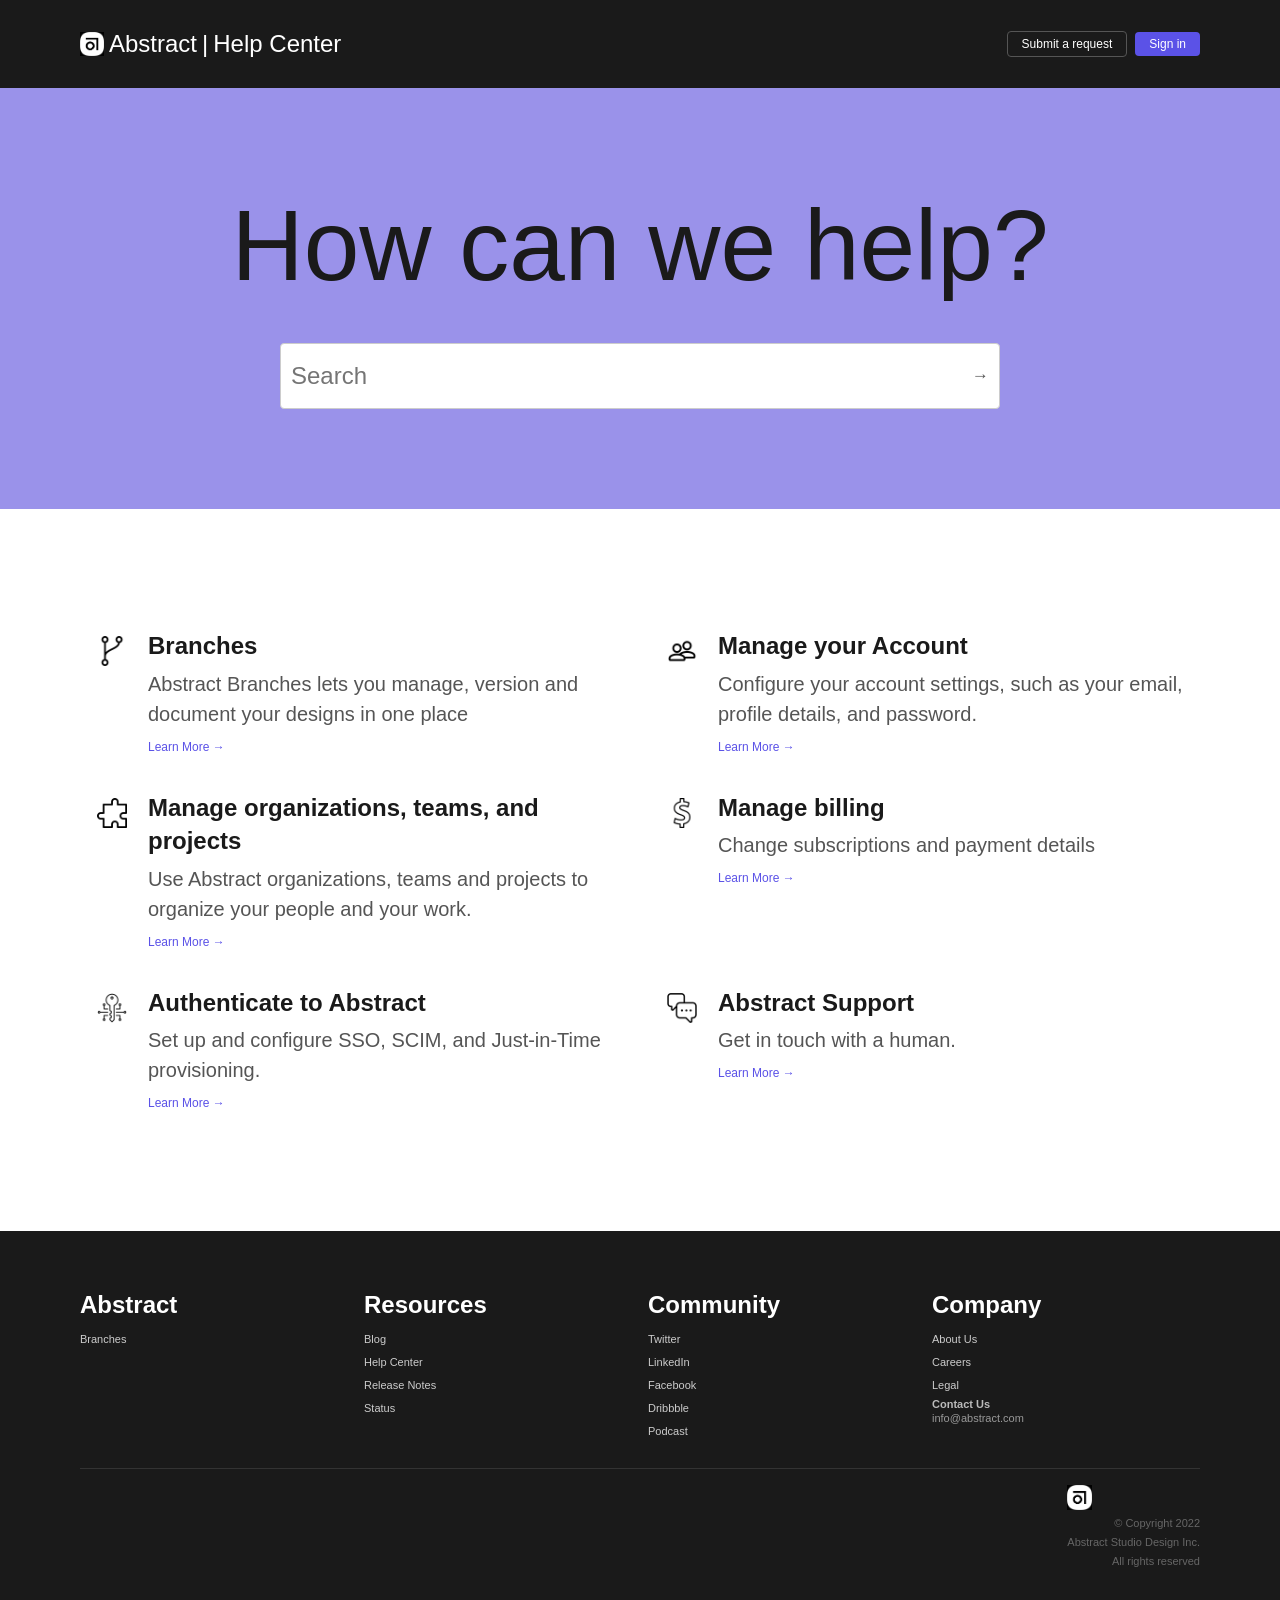
<file: HTML/Help Center Page/index.html>
<!doctype html>
<html>
  <head>
    <meta charset="utf-8" />
    <meta name="viewport" content="width=device-width, initial-scale=1" />
    <title>Abstract - Help Page</title>
    <link rel="icon" type="image/x-icon" href="Logo.png" />
    <link rel="stylesheet" href="css/style.css" />
  </head>
  <body>
    <nav class="nav_bar">
      <div class="brand">
        <div class="logo">
          <img id="brand_logo" src="Logo.png" alt="Abstract Logo" />
        </div>
        <span><a>Abstract</a></span>
        <span>|</span>
        <span><a>Help Center</a></span>
      </div>
      <div class="action">
        <button>Submit a request</button>
        <button>Sign in</button>
      </div>
    </nav>
    <section class="hero">
      <h1>How can we help?</h1>
      <div class="search-box">
        <input type="text" placeholder="Search" />
        <button>→</button>
      </div>
    </section>

    <section class="cards-section">
      <div class="cards-grid">
        <div class="card">
          <div class="card-icon">
            <img src="branch.png" alt="Branches" />
          </div>
          <div class="card-body">
            <h3>Branches</h3>
            <p>
              Abstract Branches lets you manage, version and document your
              designs in one place
            </p>
            <a href="#">Learn More →</a>
          </div>
        </div>
        <div class="card">
          <div class="card-icon">
            <img src="friends.png" alt="Account Logo" />
          </div>
          <div class="card-body">
            <h3>Manage your Account</h3>
            <p>
              Configure your account settings, such as your email, profile
              details, and password.
            </p>
            <a href="#">Learn More →</a>
          </div>
        </div>
        <div class="card">
          <div class="card-icon">
            <img src="plugin.png" alt="Puzzle Piece" />
          </div>
          <div class="card-body">
            <h3>Manage organizations, teams, and projects</h3>
            <p>
              Use Abstract organizations, teams and projects to organize your
              people and your work.
            </p>
            <a href="#">Learn More →</a>
          </div>
        </div>
        <div class="card">
          <div class="card-icon">
            <img src="dollars-sign.png" alt="Dollar Sign" />
          </div>
          <div class="card-body">
            <h3>Manage billing</h3>
            <p>Change subscriptions and payment details</p>
            <a href="#">Learn More →</a>
          </div>
        </div>
        <div class="card">
          <div class="card-icon">
            <img
              src="digital-key.png"
              alt="Key Icon with digital symbol in background"
            />
          </div>
          <div class="card-body">
            <h3>Authenticate to Abstract</h3>
            <p>
              Set up and configure SSO, SCIM, and Just-in-Time provisioning.
            </p>
            <a href="#">Learn More →</a>
          </div>
        </div>
        <div class="card">
          <div class="card-icon">
            <img src="customer-support.png" alt="Message Icon" />
          </div>
          <div class="card-body">
            <h3>Abstract Support</h3>
            <p>Get in touch with a human.</p>
            <a href="#">Learn More →</a>
          </div>
        </div>
      </div>
    </section>

    <footer>
      <div class="footer-grid">
        <div class="footer-col">
          <h4>Abstract</h4>
          <ul>
            <li>
              <a href="#">Branches</a>
            </li>
          </ul>
        </div>
        <div class="footer-col">
          <h4>Resources</h4>
          <ul>
            <li>
              <a href="#">Blog</a>
            </li>
            <li>
              <a href="#">Help Center</a>
            </li>
            <li>
              <a href="#">Release Notes</a>
            </li>
            <li>
              <a href="#">Status</a>
            </li>
          </ul>
        </div>
        <div class="footer-col">
          <h4>Community</h4>
          <ul>
            <li>
              <a href="#">Twitter</a>
            </li>
            <li>
              <a href="#">LinkedIn</a>
            </li>
            <li>
              <a href="#">Facebook</a>
            </li>
            <li>
              <a href="#">Dribbble</a>
            </li>
            <li>
              <a href="#">Podcast</a>
            </li>
          </ul>
        </div>
        <div class="footer-col">
          <h4>Company</h4>
          <ul>
            <li>
              <a href="#">About Us</a>
            </li>
            <li>
              <a href="#">Careers</a>
            </li>
            <li>
              <a href="#">Legal</a>
            </li>
          </ul>
          <p id="contact-us">Contact Us</p>
          <p id="email">info@abstract.com</p>
        </div>
      </div>
      <div class="footer-bottom">
        <div class="footer-right">
          <img src="Logo.png" alt="abstract logo" />
          <p>© Copyright 2022</p>
          <p>Abstract Studio Design Inc.</p>
          <p>All rights reserved</p>
        </div>
      </div>
    </footer>
  </body>
</html>
</file>
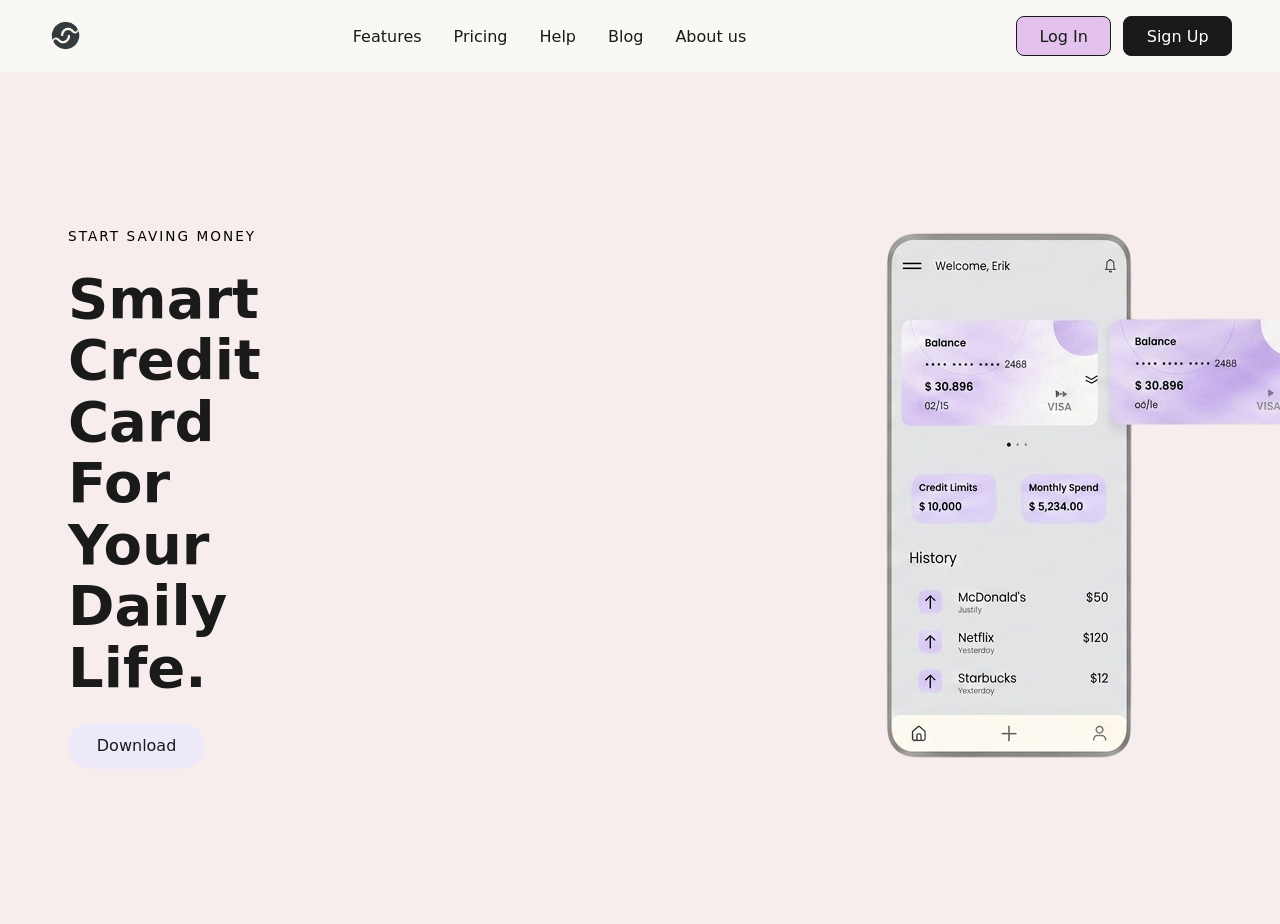
<file: HTML/Landing Page/index.html>
<!doctype html>
<html lang="en">
  <head>
    <meta charset="UTF-8" />
    <meta name="viewport" content="width=device-width, initial-scale=1.0" />
    <title>Front Finance</title>
    <link rel="stylesheet" href="css/style.css" />
    <link
      rel="shortcut icon"
      href="assets/images/logo.png"
      type="image/x-icon"
    />
  </head>
  <body>
    <nav>
      <div class="logo-wrap">
        <img src="assets/images/logo.png" alt="Brand Logo" />
      </div>
      <ul class="nav-links">
        <li><a href="#">Features</a></li>
        <li><a href="#">Pricing</a></li>
        <li><a href="#">Help</a></li>
        <li><a href="#">Blog</a></li>
        <li><a href="#">About us</a></li>
      </ul>
      <div class="btn-group">
        <a class="btn-outline" href="#">Log In</a>
        <a class="btn-solid" href="#">Sign Up</a>
      </div>
    </nav>

    <section class="hero">
      <div class="hero-text">
        <p class="eyebrow">Start Saving Money</p>
        <h1>Smart Credit Card For Your Daily Life.</h1>
        <a href="#" class="btn-download">Download</a>
      </div>

      <div class="hero-image">
        <img
          src="assets/images/Phone Image.png"
          alt="App screenshot on a smartphone"
        />
      </div>
    </section>
  </body>
</html>
</file>
<file: HTML/Help Center Page/css/style.css>
* {
  box-sizing: border-box;
  margin: 0;
  padding: 0;
}

body {
  font-family: sans-serif;
}

/* Navbar Styling */

.nav_bar {
  background-color: #1a1a1a;
  display: flex;
  justify-content: space-between;
  align-items: center;
  padding: 0 24px;
  height: 80px;
}

.nav_bar {
  padding: 0 80px;
  height: 88px;
}

.brand {
  display: flex;
  align-items: center;
  gap: 5px;
  color: #fff;
}

.brand {
  font-size: 24px;
}

.logo {
  width: 24px;
  height: 24px;
  background-color: #fff;
  border-radius: 3px;
  display: flex;
  align-items: center;
  justify-content: center;
}

.action {
  display: flex;
  align-items: center;
  gap: 8px;
}

.action button {
  color: #fff;
  font-size: 12px;
  padding: 5px 14px;
  border-radius: 4px;
  cursor: pointer;
  font-family: inherit;
}

.action button:first-child {
  background: transparent;
  border: 1px solid #555;
}

.action button:last-child {
  background: #5b52e7;
  border: none;
  font-weight: 500;
}

#brand_logo {
  width: 24px;
  height: 24px;
}

/* End Of Navbar Styling */

/* Hero Section Styling */

.hero {
  background: #9a92ea;
  padding: 100px 20px;
  text-align: center;
}

.hero h1 {
  font-size: 100px;
  font-weight: 400;
  color: #1a1a1a;
  margin-bottom: 40px;
}

.search-box {
  display: flex;
  align-items: center;
  max-width: 720px;
  margin: 0 auto;
  background: #fff;
  border: 1px solid #ccc;
  border-radius: 4px;
  padding: 0 10px;
  height: 66px;
  width: 100%;
}

.search-box input {
  flex: 1;
  border: none;
  outline: none;
  font-size: 24px;
  background: transparent;
}

.search-box button {
  background: none;
  border: none;
  cursor: pointer;
  color: #555;
  font-size: 17px;
  padding: 0;
  display: flex;
}

/* Hero Section Styling */

/* Cards Styling */

.cards-section {
  padding: 120px 0;
}

.cards-grid {
  display: grid;
  grid-template-columns: 1fr 1fr;
  gap: 36px 40px;
  max-width: 1100px;
  margin: 0 auto;
}

.card {
  display: flex;
  gap: 14px;
  align-items: flex-start;
}

.card-icon img {
  width: 30px;
  height: 30px;
  flex-shrink: 0;
}

.card-icon {
  width: 44px;
  height: 44px;
  flex-shrink: 0;
  display: flex;
  align-items: center;
  justify-content: center;
}

.card-body h3 {
  font-size: 24px;
  font-weight: 600;
  color: #1a1a1a;
  margin-bottom: 6px;
  line-height: 1.4;
}

.card-body p {
  font-size: 20px;
  color: #555;
  margin-bottom: 8px;
  line-height: 1.5;
}

.card-body a {
  font-size: 12px;
  color: #5b52e7;
  text-decoration: none;
}

/* End Of Cards Styling */

/* Footer Styling */

footer {
  background: #1a1a1a;
  padding: 60px 80px;
  color: #ccc;
}

.footer-grid {
  display: grid;
  grid-template-columns: repeat(4, 1fr);
  gap: 16px;
}

.footer-col h4 {
  color: #fff;
  font-size: 24px;
  font-weight: 600;
  margin-bottom: 10px;
}

.footer-col a {
  font-size: 16px;
}

.footer-col ul {
  list-style: none;
  padding: 0;
  margin: 0;
}

.footer-col ul li {
  margin-bottom: 5px;
}

.footer-col ul li a {
  color: #ccc;
  font-size: 11px;
  text-decoration: none;
}

a:hover {
  color: #fff;
}

.footer-bottom {
  border-top: 1px solid #333;
  margin-top: 24px;
  padding-top: 16px;
  display: flex;
  justify-content: flex-end;
}

.footer-right p {
  font-size: 11px;
  color: #666;
  text-align: right;
  line-height: 1.7;
}

#contact-us {
  color: #bbb;
  font-size: 11px;
  font-weight: 600;
  margin-bottom: 2px;
}

#email {
  color: #999;
  font-size: 11px;
  margin-bottom: 8px;
}

.footer-right img {
  width: 25px;
  height: 25px;
}

/* End Of Footer Styling */

/* Mobile Responsiveness */
@media (max-width: 768px) {
  .cards-grid {
    grid-template-columns: 1fr;
  }

  .hero h1 {
    font-size: 42px;
  }

  .search-box {
    max-width: 100%;
  }
}
</file>
<file: HTML/Landing Page/css/style.css>
* {
  padding: 0;
  margin: 0;
  font-family:
    system-ui,
    -apple-system,
    BlinkMacSystemFont,
    "Segoe UI",
    Roboto,
    Oxygen,
    Ubuntu,
    Cantarell,
    "Open Sans",
    "Helvetica Neue",
    sans-serif;
}

nav {
  display: flex;
  justify-content: space-between;
  align-items: center;
  padding: 1rem 3rem;
  background-color: #faf8f4;
}

.logo-wrap img {
  width: 35px;
  height: 35px;
  object-fit: contain;
}

.nav-links {
  display: flex;
  list-style: none;
  gap: 2rem;
  margin: 0 auto;
  padding: 0;
}

.nav-links a {
  text-decoration: none;
  color: #1a1a1a;
  font-size: 1rem;
}

.btn-outline {
  padding: 0.6rem 1.4rem;
  border: 1.5px solid #1a1a1a;
  border-radius: 8px;
  text-decoration: none;
  color: #1a1a1a;
  font-size: 1rem;
  background-color: rgb(227, 195, 238);
}

.btn-solid {
  padding: 0.6rem 1.4rem;
  background-color: #1a1a1a;
  border: 1.5px solid #1a1a1a;
  border-radius: 8px;
  color: #ffffff;
  text-decoration: none;
  font-size: 1rem;
}

.btn-group {
  display: flex;
  gap: 0.75rem;
  align-items: center;
  flex-shrink: 0;
}

.hero {
  display: flex;
  align-items: center;
  padding: 4rem 3rem;
  background: #f8eded;
  min-height: 80vh;
}

.hero-text {
  flex: 1;
  display: flex;
  flex-direction: column;
  gap: 1.5rem;
  margin: 10px;
  padding: 10px;
}

.hero-image {
  flex: 1;
  display: flex;
  justify-content: flex-end;
}

.eyebrow {
  font-size: 0.85rem;
  letter-spacing: 0.15em;
  columns: #555;
  text-transform: uppercase;
  margin: 0;
}

h1 {
  font-size: clamp(2.5rem, 5vw, 3.5rem);
  font-weight: 700;
  line-height: 1.1;
  color: #1a1a1a;
  margin: 0;
}

.btn-download {
  display: inline-flex;
  align-items: center;
  gap: 0.6rem;
  padding: 0.85rem 1.8rem;
  background: #ede9f8;
  color: #1a1a1a;
  border-radius: 50px;
  text-decoration: none;
  font-size: 1rem;
  align-self: flex-start;
}

.hero-image {
  max-width: 100%;
  height: auto;
  display: block;
}
</file>
